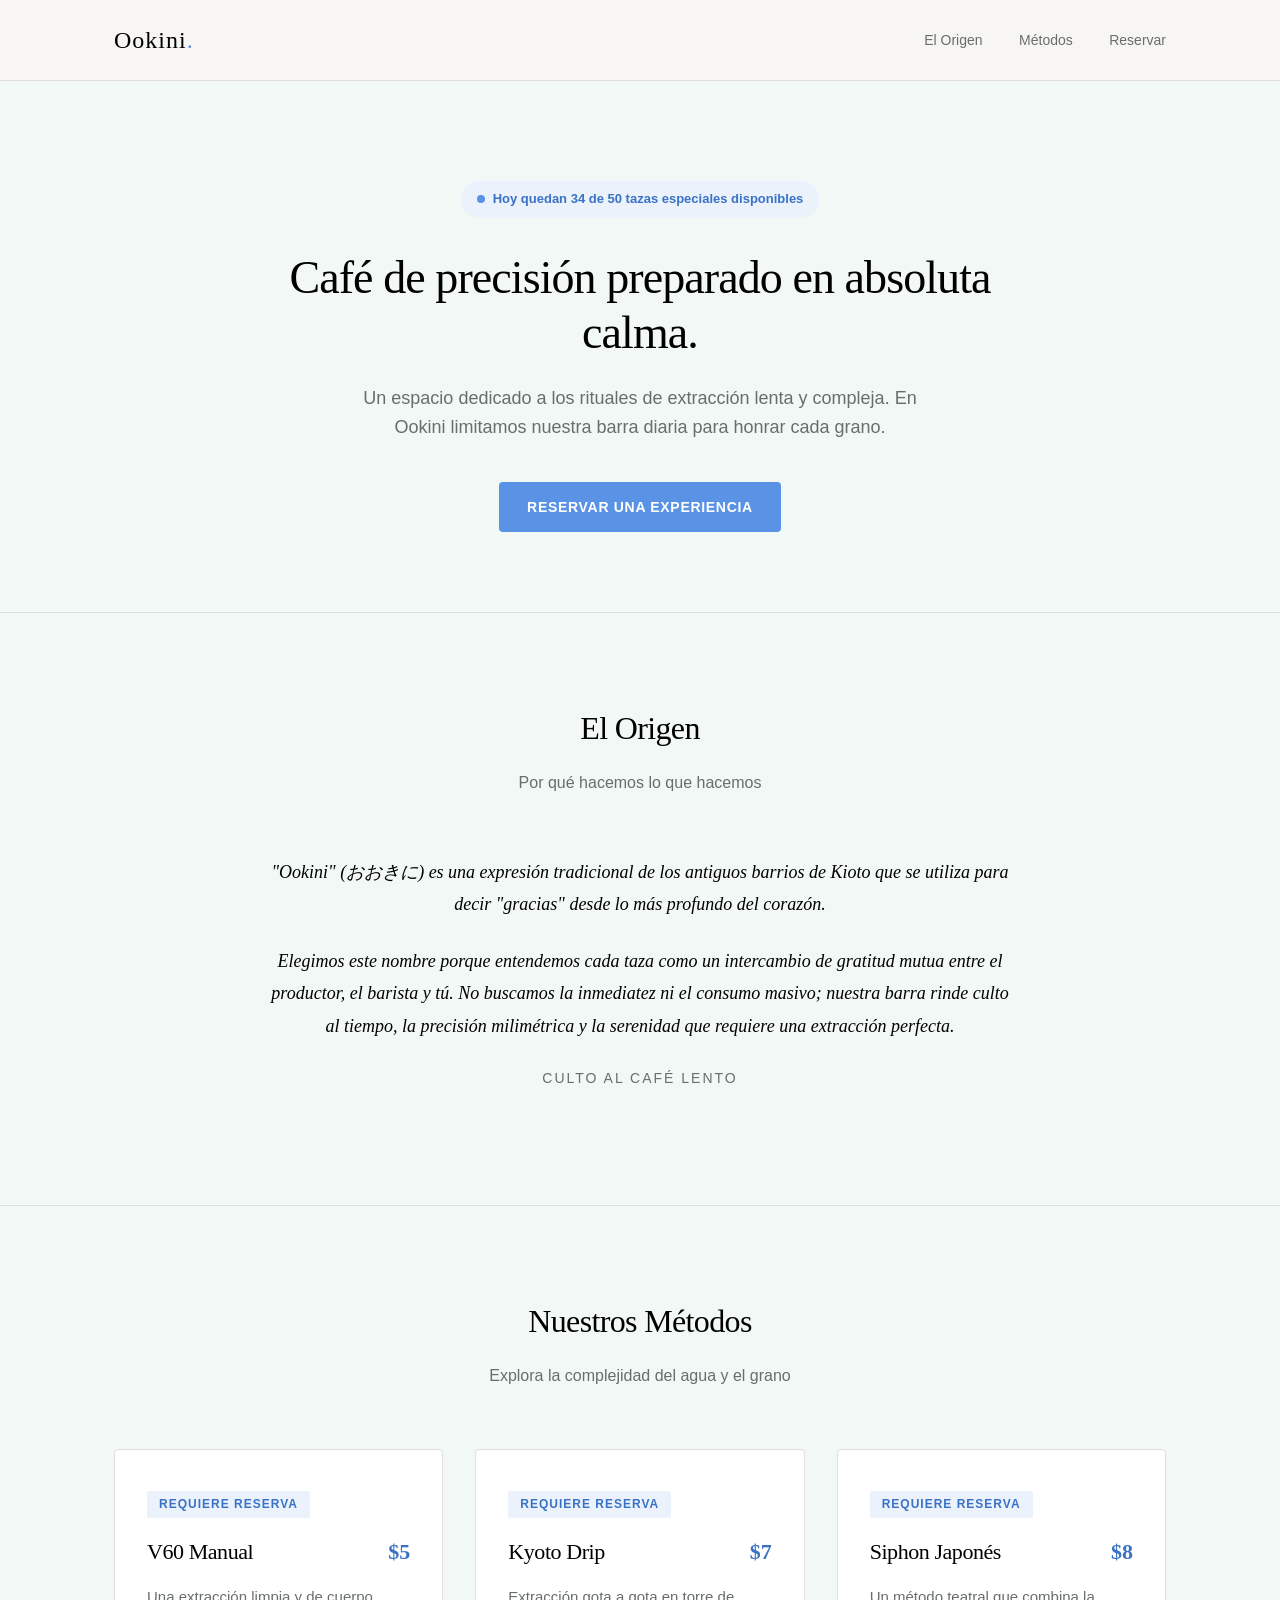
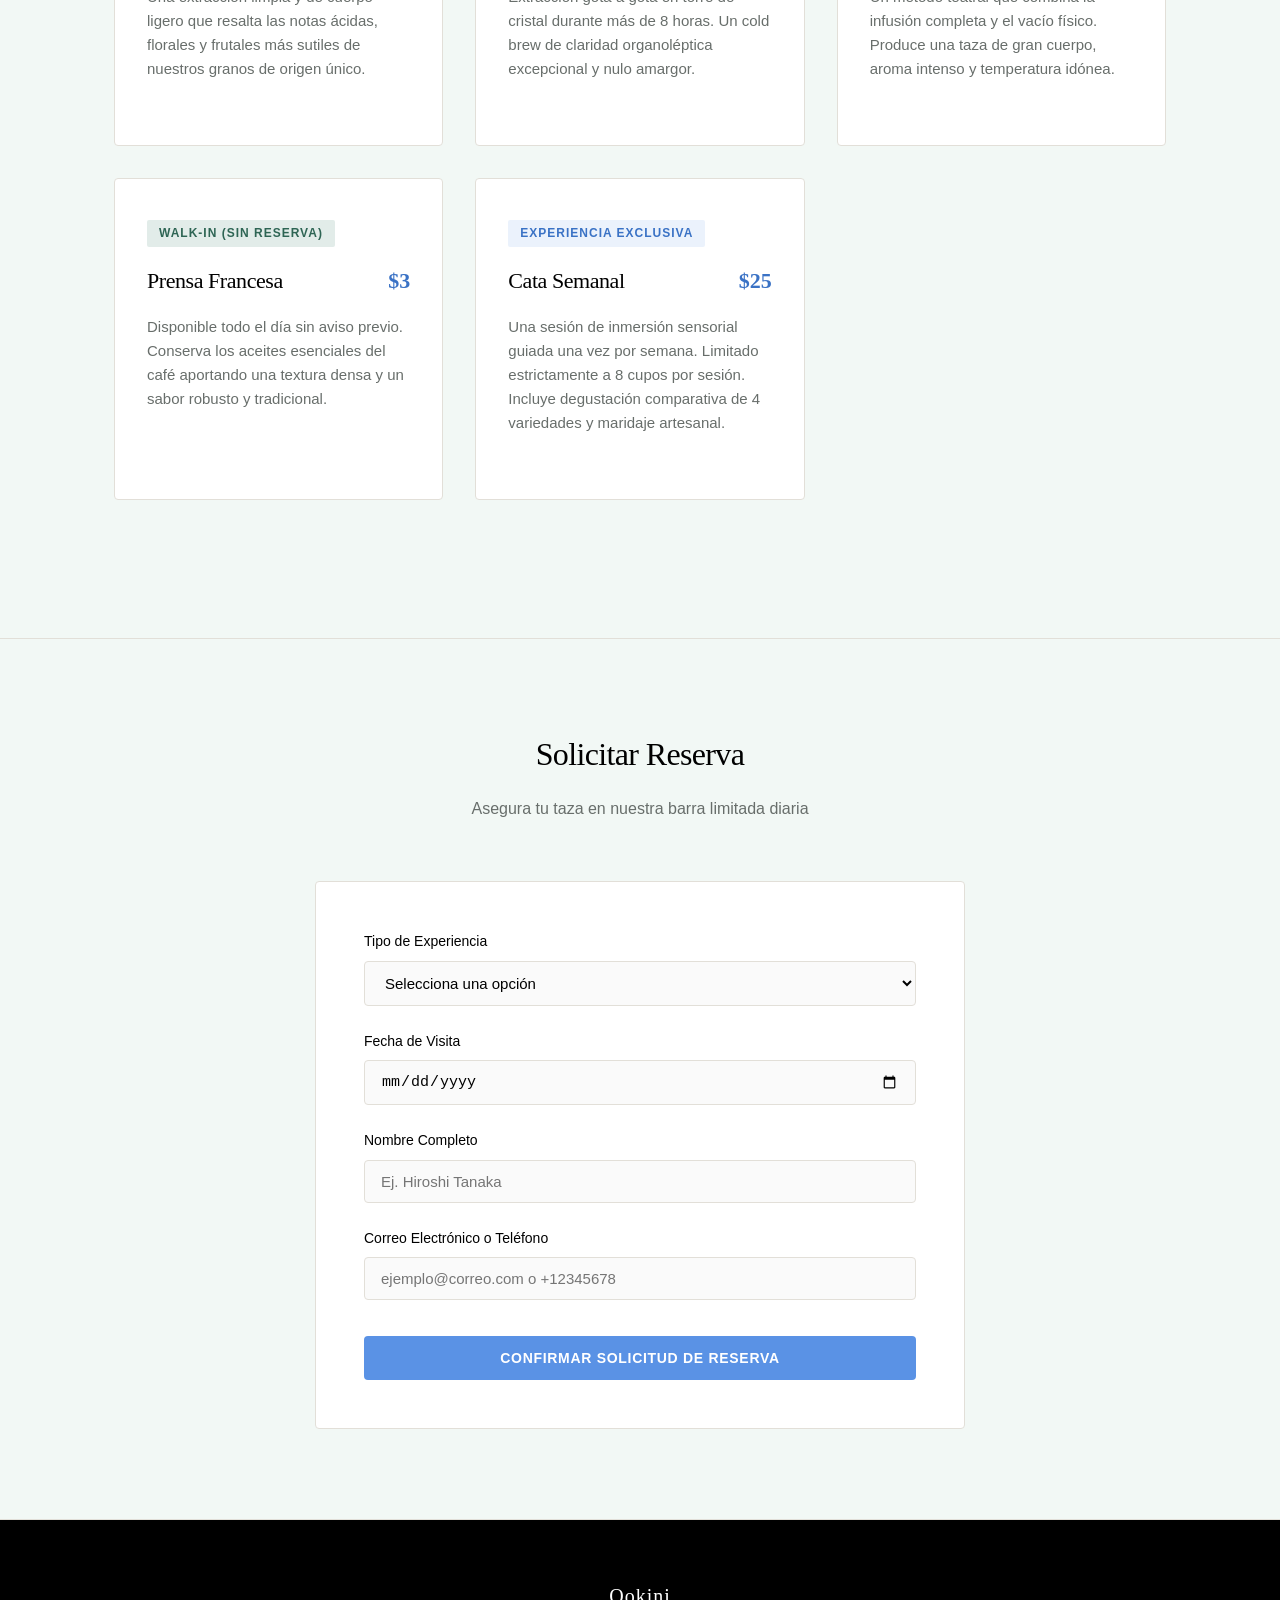
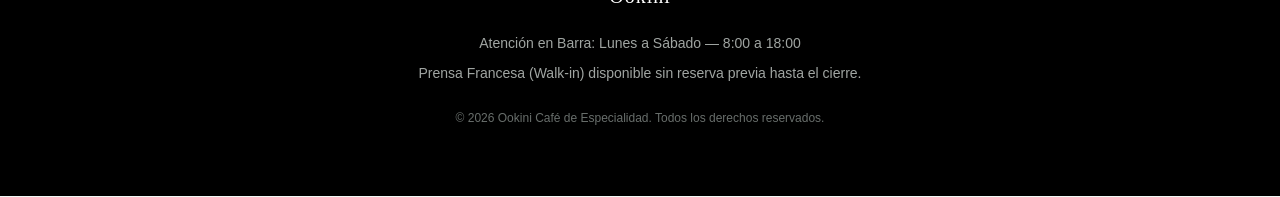
<file: ookini-v0.html>
<!DOCTYPE html>
<html lang="es">
<head>
    <meta charset="UTF-8">
    <meta name="viewport" content="width=device-width, initial-scale=1.0">
    <title>Ookini Coffe de barrio</title>
    <style>
        /* --- VARIABLES DE DISEÑO (Estilo Japandi con Acento Azul Cielo) --- */
        :root {
            --bg-principal: #f2f8f5;      /* Crema/hueso zen muy suave */
            --bg-tarjeta: #FFFFFF;        /* Blanco puro para contraste limpio */
            --texto-principal: 
            #000000;   /* Gris carbón casi negro para lectura relajada */
            --texto-secundario: #686E6B;  /* Gris medio apagado para descripciones */
            --azul-cielo: #5A92E5;        /* El color azul cielo de acento solicitado */
            --azul-cielo-claro: #EBF2FC;  /* Variación suave para fondos de etiquetas */
            --azul-cielo-oscuro: #3A72C5; /* Variación profunda para estados activos/hover */
            --borde: #E2DFD8;             /* Líneas finas y sutiles */
            --fuente-titulos: 'Georgia', serif;
            --fuente-cuerpo: -apple-system, BlinkMacSystemFont, "Segoe UI", Roboto, Helvetica, Arial, sans-serif;
        }

        /* --- ESTILOS GENERALES --- */
        * {
            box-sizing: border-box;
            margin: 0;
            padding: 0;
        }

        body {
            background-color: var(--bg-principal);
            color: var(--texto-principal);
            font-family: var(--fuente-cuerpo);
            line-height: 1.6;
            -webkit-font-smoothing: antialiased;
        }

        .contenedor {
            max-width: 1100px;
            margin: 0 auto;
            padding: 0 24px;
        }

        /* --- TIPOGRAFÍA --- */
        h1, h2, h3 {
            font-family: var(--fuente-titulos);
            font-weight: 400;
            letter-spacing: -0.02em;
        }

        /* --- HEADER / NAVEGACIÓN --- */
        header {
            border-bottom: 1px solid var(--borde);
            background-color: rgba(248, 246, 242, 0.85);
            position: sticky;
            top: 0;
            z-index: 100;
            backdrop-filter: blur(8px);
        }

        .nav-container {
            display: flex;
            justify-content: space-between;
            align-items: center;
            height: 80px;
        }

        .logo {
            font-family: var(--fuente-titulos);
            font-size: 24px;
            text-decoration: none;
            color: var(--texto-principal);
            letter-spacing: 1px;
        }

        .logo span {
            color: var(--azul-cielo);
        }

        nav a {
            text-decoration: none;
            color: var(--texto-secundario);
            margin-left: 32px;
            font-size: 14px;
            font-weight: 500;
            transition: color 0.3s ease;
        }

        nav a:hover {
            color: var(--azul-cielo);
        }

        /* --- BOTONES / CTA --- */
        .btn {
            display: inline-block;
            background-color: var(--azul-cielo);
            color: #FFFFFF;
            padding: 14px 28px;
            border-radius: 4px;
            text-decoration: none;
            font-size: 14px;
            font-weight: 600;
            letter-spacing: 0.05em;
            text-transform: uppercase;
            border: none;
            cursor: pointer;
            transition: background-color 0.3s ease, transform 0.2s ease;
        }

        .btn:hover {
            background-color: var(--azul-cielo-oscuro);
        }

        .btn:active {
            transform: scale(0.98);
        }

        /* --- HERO SECTION --- */
        .hero {
            padding: 100px 0 80px 0;
            text-align: center;
            border-bottom: 1px solid var(--borde);
        }

        .hero h1 {
            font-size: 46px;
            line-height: 1.2;
            margin-bottom: 24px;
            max-width: 800px;
            margin-left: auto;
            margin-right: auto;
        }

        .hero p {
            font-size: 18px;
            color: var(--texto-secundario);
            max-width: 600px;
            margin: 0 auto 40px auto;
        }

        /* --- CONTADOR DE DISPONIBILIDAD SIMULADO --- */
        .indicador-diario {
            display: inline-flex;
            align-items: center;
            background-color: var(--azul-cielo-claro);
            color: var(--azul-cielo-oscuro);
            padding: 8px 16px;
            border-radius: 20px;
            font-size: 13px;
            font-weight: 600;
            margin-bottom: 32px;
        }

        .indicador-diario::before {
            content: '';
            display: inline-block;
            width: 8px;
            height: 8px;
            background-color: var(--azul-cielo);
            border-radius: 50%;
            margin-right: 8px;
            animation: pulso 2s infinite;
        }

        @keyframes pulso {
            0% { opacity: 0.4; }
            50% { opacity: 1; }
            100% { opacity: 0.4; }
        }

        /* --- SECCIÓN SECCIONES GENERALES --- */
        .seccion {
            padding: 90px 0;
            border-bottom: 1px solid var(--borde);
        }

        .titulo-seccion {
            text-align: center;
            font-size: 32px;
            margin-bottom: 16px;
        }

        .subtitulo-seccion {
            text-align: center;
            color: var(--texto-secundario);
            font-size: 16px;
            max-width: 500px;
            margin: 0 auto 60px auto;
        }

        /* --- ORIGEN DEL NOMBRE --- */
        .origen-contenido {
            max-width: 750px;
            margin: 0 auto;
            text-align: center;
        }

        .origen-contenido p {
            font-size: 18px;
            color: var(--texto-principal);
            margin-bottom: 24px;
            font-style: italic;
            font-family: var(--fuente-titulos);
            line-height: 1.8;
        }

        .origen-contenido p.firma {
            font-family: var(--fuente-cuerpo);
            font-size: 14px;
            font-style: normal;
            color: var(--texto-secundario);
            text-transform: uppercase;
            letter-spacing: 2px;
        }

        /* --- MÉTODOS Y MENÚ --- */
        .menu-grid {
            display: grid;
            grid-template-columns: repeat(auto-fit, minmax(300px, 1fr));
            gap: 32px;
            margin-bottom: 48px;
        }

        .tarjeta-menu {
            background-color: var(--bg-tarjeta);
            border: 1px solid var(--borde);
            border-radius: 4px;
            padding: 40px 32px;
            display: flex;
            flex-direction: column;
            justify-content: space-between;
            transition: transform 0.3s ease, box-shadow 0.3s ease;
        }

        .tarjeta-menu:hover {
            transform: translateY(-4px);
            box-shadow: 0 12px 24px rgba(0,0,0,0.02);
        }

        .tarjeta-encabezado {
            display: flex;
            justify-content: space-between;
            align-items: baseline;
            margin-bottom: 16px;
        }

        .tarjeta-titulo {
            font-size: 22px;
            color: var(--texto-principal);
        }

        .tarjeta-precio {
            font-family: var(--fuente-titulos);
            font-size: 22px;
            color: var(--azul-cielo-oscuro);
            font-weight: bold;
        }

        .tarjeta-descripcion {
            font-size: 15px;
            color: var(--texto-secundario);
            margin-bottom: 24px;
            flex-grow: 1;
        }

        .etiqueta-metodo {
            display: inline-block;
            font-size: 12px;
            font-weight: 600;
            text-transform: uppercase;
            letter-spacing: 1px;
            padding: 4px 12px;
            border-radius: 2px;
            margin-bottom: 16px;
            align-self: flex-start;
        }

        .etiqueta-reserva {
            background-color: var(--azul-cielo-claro);
            color: var(--azul-cielo-oscuro);
        }

        .etiqueta-libre {
            background-color: #E2ECE9;
            color: #2E6554;
        }

        /* --- RESERVAS FORMULARIO --- */
        .bloque-reserva {
            background-color: var(--bg-tarjeta);
            border: 1px solid var(--borde);
            max-width: 650px;
            margin: 0 auto;
            padding: 48px;
            border-radius: 4px;
        }

        .grupo-formulario {
            margin-bottom: 24px;
        }

        .grupo-formulario label {
            display: block;
            font-size: 14px;
            font-weight: 500;
            margin-bottom: 8px;
            color: var(--texto-principal);
        }

        .grupo-formulario input, 
        .grupo-formulario select {
            width: 100%;
            padding: 12px 16px;
            border: 1px solid var(--borde);
            background-color: #FAFAFA;
            border-radius: 4px;
            font-size: 15px;
            color: var(--texto-principal);
            transition: border-color 0.3s ease, outline 0.3s ease;
        }

        .grupo-formulario input:focus, 
        .grupo-formulario select:focus {
            border-color: var(--azul-cielo);
            outline: none;
            background-color: #FFFFFF;
        }

        .nota-limite {
            font-size: 13px;
            color: var(--texto-secundario);
            margin-top: 6px;
            display: block;
            font-style: italic;
        }

        /* --- NOTIFICACIÓN INTERACTIVA (MODAL SIMULADO) --- */
        .modal {
            display: none;
            position: fixed;
            top: 0;
            left: 0;
            width: 100%;
            height: 100%;
            background-color: rgba(34, 37, 36, 0.5);
            backdrop-filter: blur(4px);
            justify-content: center;
            align-items: center;
            z-index: 1000;
            padding: 20px;
        }

        .modal-contenido {
            background-color: var(--bg-tarjeta);
            padding: 40px;
            border-radius: 4px;
            max-width: 500px;
            width: 100%;
            text-align: center;
            border: 1px solid var(--borde);
            box-shadow: 0 20px 40px rgba(0,0,0,0.1);
        }

        .modal-icono {
            width: 60px;
            height: 60px;
            background-color: var(--azul-cielo-claro);
            border-radius: 50%;
            display: flex;
            justify-content: center;
            align-items: center;
            margin: 0 auto 24px auto;
            color: var(--azul-cielo-oscuro);
            font-size: 24px;
            font-weight: bold;
        }

        .modal h3 {
            font-size: 24px;
            margin-bottom: 12px;
        }

        .modal p {
            color: var(--texto-secundario);
            font-size: 15px;
            margin-bottom: 24px;
        }

        /* --- FOOTER --- */
        footer {
            background-color: var(--texto-principal);
            color: #FFFFFF;
            padding: 60px 0;
            text-align: center;
            font-size: 14px;
        }

        footer p {
            color: #A0A5A2;
            margin-bottom: 8px;
        }

        .marca-footer {
            font-family: var(--fuente-titulos);
            font-size: 20px;
            color: #FFFFFF;
            letter-spacing: 1px;
            margin-bottom: 20px;
        }

        /* --- RESPONSIVO --- */
        @media (max-width: 768px) {
            .hero h1 { font-size: 32px; }
            .hero padding { padding: 60px 0; }
            .bloque-reserva { padding: 24px; }
            nav { display: none; } /* En un sitio de producción añadirías menú hamburguesa */
        }
    </style>
</head>
<body>

    <!-- CABECERA -->
    <header>
        <div class="contenedor nav-container">
            <a href="#" class="logo">Ookini<span>.</span></a>
            <nav>
                <a href="#origen">El Origen</a>
                <a href="#metodos">Métodos</a>
                <a href="#reservar">Reservar</a>
            </nav>
        </div>
    </header>

    <!-- HERO SECTION -->
    <section class="hero">
        <div class="contenedor">
            <div class="indicador-diario" id="contador-tazas">Hoy quedan 34 de 50 tazas especiales disponibles</div>
            <h1>Café de precisión preparado en absoluta calma.</h1>
            <p>Un espacio dedicado a los rituales de extracción lenta y compleja. En Ookini limitamos nuestra barra diaria para honrar cada grano.</p>
            <a href="#reservar" class="btn">Reservar una Experiencia</a>
        </div>
    </section>

    <!-- SECCIÓN: ORIGEN -->
    <section id="origen" class="seccion">
        <div class="contenedor">
            <h2 class="titulo-seccion">El Origen</h2>
            <div class="subtitulo-seccion">Por qué hacemos lo que hacemos</div>
            <div class="origen-contenido">
                <p>
                    "Ookini" (おおきに) es una expresión tradicional de los antiguos barrios de Kioto que se utiliza para decir "gracias" desde lo más profundo del corazón. 
                </p>
                <p>
                    Elegimos este nombre porque entendemos cada taza como un intercambio de gratitud mutua entre el productor, el barista y tú. No buscamos la inmediatez ni el consumo masivo; nuestra barra rinde culto al tiempo, la precisión milimétrica y la serenidad que requiere una extracción perfecta.
                </p>
                <p class="firma">Culto al café lento</p>
            </div>
        </div>
    </section>

    <!-- SECCIÓN: MÉTODOS -->
    <section id="metodos" class="seccion">
        <div class="contenedor">
            <h2 class="titulo-seccion">Nuestros Métodos</h2>
            <div class="subtitulo-seccion">Explora la complejidad del agua y el grano</div>
            
            <div class="menu-grid">
                <!-- V60 -->
                <div class="tarjeta-menu">
                    <div>
                        <span class="etiqueta-metodo etiqueta-reserva">Requiere Reserva</span>
                        <div class="tarjeta-encabezado">
                            <h3 class="tarjeta-titulo">V60 Manual</h3>
                            <span class="tarjeta-precio">$5</span>
                        </div>
                        <p class="tarjeta-descripcion">Una extracción limpia y de cuerpo ligero que resalta las notas ácidas, florales y frutales más sutiles de nuestros granos de origen único.</p>
                    </div>
                </div>

                <!-- KYOTO DRIP -->
                <div class="tarjeta-menu">
                    <div>
                        <span class="etiqueta-metodo etiqueta-reserva">Requiere Reserva</span>
                        <div class="tarjeta-encabezado">
                            <h3 class="tarjeta-titulo">Kyoto Drip</h3>
                            <span class="tarjeta-precio">$7</span>
                        </div>
                        <p class="tarjeta-descripcion">Extracción gota a gota en torre de cristal durante más de 8 horas. Un cold brew de claridad organoléptica excepcional y nulo amargor.</p>
                    </div>
                </div>

                <!-- SIPHON -->
                <div class="tarjeta-menu">
                    <div>
                        <span class="etiqueta-metodo etiqueta-reserva">Requiere Reserva</span>
                        <div class="tarjeta-encabezado">
                            <h3 class="tarjeta-titulo">Siphon Japonés</h3>
                            <span class="tarjeta-precio">$8</span>
                        </div>
                        <p class="tarjeta-descripcion">Un método teatral que combina la infusión completa y el vacío físico. Produce una taza de gran cuerpo, aroma intenso y temperatura idónea.</p>
                    </div>
                </div>

                <!-- PRENSA FRANCESA -->
                <div class="tarjeta-menu">
                    <div>
                        <span class="etiqueta-metodo etiqueta-libre">Walk-In (Sin Reserva)</span>
                        <div class="tarjeta-encabezado">
                            <h3 class="tarjeta-titulo">Prensa Francesa</h3>
                            <span class="tarjeta-precio">$3</span>
                        </div>
                        <p class="tarjeta-descripcion">Disponible todo el día sin aviso previo. Conserva los aceites esenciales del café aportando una textura densa y un sabor robusto y tradicional.</p>
                    </div>
                </div>

                <!-- CATA SEMANAL -->
                <div class="tarjeta-menu" style="grid-column: span 1;">
                    <div>
                        <span class="etiqueta-metodo etiqueta-reserva">Experiencia Exclusiva</span>
                        <div class="tarjeta-encabezado">
                            <h3 class="tarjeta-titulo">Cata Semanal</h3>
                            <span class="tarjeta-precio">$25</span>
                        </div>
                        <p class="tarjeta-descripcion">Una sesión de inmersión sensorial guiada una vez por semana. Limitado estrictamente a 8 cupos por sesión. Incluye degustación comparativa de 4 variedades y maridaje artesanal.</p>
                    </div>
                </div>
            </div>
        </div>
    </section>

    <!-- SECCIÓN: RESERVAS -->
    <section id="reservar" class="seccion">
        <div class="contenedor">
            <h2 class="titulo-seccion">Solicitar Reserva</h2>
            <div class="subtitulo-seccion">Asegura tu taza en nuestra barra limitada diaria</div>

            <div class="bloque-reserva">
                <form id="form-reserva">
                    <div class="grupo-formulario">
                        <label for="tipo-experiencia">Tipo de Experiencia</label>
                        <select id="tipo-experiencia" required>
                            <option value="" disabled selected>Selecciona una opción</option>
                            <option value="especial">Preparación Especial (Métodos Filtrados)</option>
                            <option value="cata">Cata Semanal ($25 / Persona)</option>
                        </select>
                    </div>

                    <!-- Campos dinámicos para Preparación Especial -->
                    <div id="campos-especiales" style="display: none;">
                        <div class="grupo-formulario">
                            <label for="metodo-filtrado">Método de Filtrado Deseado</label>
                            <select id="metodo-filtrado">
                                <option value="V60">V60 ($5)</option>
                                <option value="Kyoto">Kyoto Drip ($7)</option>
                                <option value="Siphon">Siphon Japonés ($8)</option>
                            </select>
                        </div>
                        <div class="grupo-formulario">
                            <label for="cantidad-tazas">Cantidad de Tazas</label>
                            <select id="cantidad-tazas">
                                <option value="1">1 taza</option>
                                <option value="2">2 tazas (Límite máximo por persona)</option>
                            </select>
                            <span class="nota-limite">Para garantizar que más personas disfruten del café, limitamos las reservas a un máximo de 2 tazas diarias por cliente.</span>
                        </div>
                    </div>

                    <!-- Campos genéricos obligatorios -->
                    <div class="grupo-formulario">
                        <label for="fecha">Fecha de Visita</label>
                        <input type="date" id="fecha" required>
                    </div>

                    <div class="grupo-formulario">
                        <label for="nombre">Nombre Completo</label>
                        <input type="text" id="nombre" placeholder="Ej. Hiroshi Tanaka" required>
                    </div>

                    <div class="grupo-formulario">
                        <label for="contacto">Correo Electrónico o Teléfono</label>
                        <input type="text" id="contacto" placeholder="ejemplo@correo.com o +12345678" required>
                    </div>

                    <button type="submit" class="btn" style="width: 100%; margin-top: 12px;">Confirmar Solicitud de Reserva</button>
                </form>
            </div>
        </div>
    </section>

    <!-- NOTIFICACIÓN DE ÉXITO (MODAL JS) -->
    <div class="modal" id="modal-exito">
        <div class="modal-contenido">
            <div class="modal-icono">✓</div>
            <h3 id="modal-titulo">¡Solicitud Recibida!</h3>
            <p id="modal-mensaje">Hemos registrado tu reserva. Te enviaremos una confirmación formal en unos minutos.</p>
            <button class="btn" onclick="cerrarModal()">Entendido</button>
        </div>
    </div>

    <!-- PIE DE PÁGINA -->
    <footer>
        <div class="contenedor">
            <div class="marca-footer">Ookini</div>
            <p>Atención en Barra: Lunes a Sábado — 8:00 a 18:00</p>
            <p>Prensa Francesa (Walk-in) disponible sin reserva previa hasta el cierre.</p>
            <p style="margin-top: 24px; font-size: 12px; color: #686E6B;">&copy; 2026 Ookini Café de Especialidad. Todos los derechos reservados.</p>
        </div>
    </footer>

    <!-- LÓGICA INTERACTIVA -->
    <script>
        // Elementos del DOM
        const tipoExperiencia = document.getElementById('tipo-experiencia');
        const camposEspeciales = document.getElementById('campos-especiales');
        const formReserva = document.getElementById('form-reserva');
        const modal = document.getElementById('modal-exito');
        const contadorTazas = document.getElementById('contador-tazas');

        // Estado simulado localmente (Backend simulado en Frontend)
        let tazasDisponiblesHoy = 34;

        // Mostrar u ocultar campos dinámicos según el tipo de experiencia seleccionado
        tipoExperiencia.addEventListener('change', function() {
            if (this.value === 'especial') {
                camposEspeciales.style.display = 'block';
                document.getElementById('metodo-filtrado').setAttribute('required', 'required');
            } else {
                camposEspeciales.style.display = 'none';
                document.getElementById('metodo-filtrado').removeAttribute('required');
            }
        });

        // Configurar restricción de fecha mínima (Hoy)
        const hoy = new Date().toISOString().split('T')[0];
        document.getElementById('fecha').setAttribute('min', hoy);

        // Procesar el formulario de reserva
        formReserva.addEventListener('submit', function(e) {
            e.preventDefault();

            const tipo = tipoExperiencia.value;
            const nombreCliente = document.getElementById('nombre').value;
            let tituloModal = "¡Solicitud Recibida!";
            let mensajeModal = "";

            if (tipo === 'especial') {
                const tazasSolicitadas = parseInt(document.getElementById('cantidad-tazas').value);
                const metodo = document.getElementById('metodo-filtrado').value;

                // Validación de regla de negocio
                if (tazasSolicitadas > tazasDisponiblesHoy) {
                    alert('Lo sentimos, solo quedan ' + tazasDisponiblesHoy + ' tazas disponibles para métodos especiales hoy.');
                    return;
                }

                // Restar tazas del inventario diario simulado
                tazasDisponiblesHoy -= tazasSolicitadas;
                contadorTazas.innerText = `Hoy quedan ${tazasDisponiblesHoy} de 50 tazas especiales disponibles`;

                tituloModal = "Reserva de Café Confirmada";
                mensajeModal = `Gracias, ${nombreCliente}. Hemos reservado ${tazasSolicitadas} taza(s) de método ${metodo}. Tu lugar en la barra está asegurado.`;

            } else if (tipo === 'cata') {
                tituloModal = "Cupo Solicitado para la Cata";
                mensajeModal = `Gracias, ${nombreCliente}. Hemos registrado tu solicitud para la Cata Semanal (máximo 8 personas). Nos comunicaremos contigo para confirmar tu cupo e indicarte el método de pago ($25).`;
            }

            // Mostrar el modal con los detalles dinámicos
            document.getElementById('modal-titulo').innerText = tituloModal;
            document.getElementById('modal-mensaje').innerText = mensajeModal;
            modal.style.display = 'flex';

            // Resetear formulario
            formReserva.reset();
            camposEspeciales.style.display = 'none';
        });

        function cerrarModal() {
            modal.style.display = 'none';
        }
    </style>
</body>
</html>
</file>
